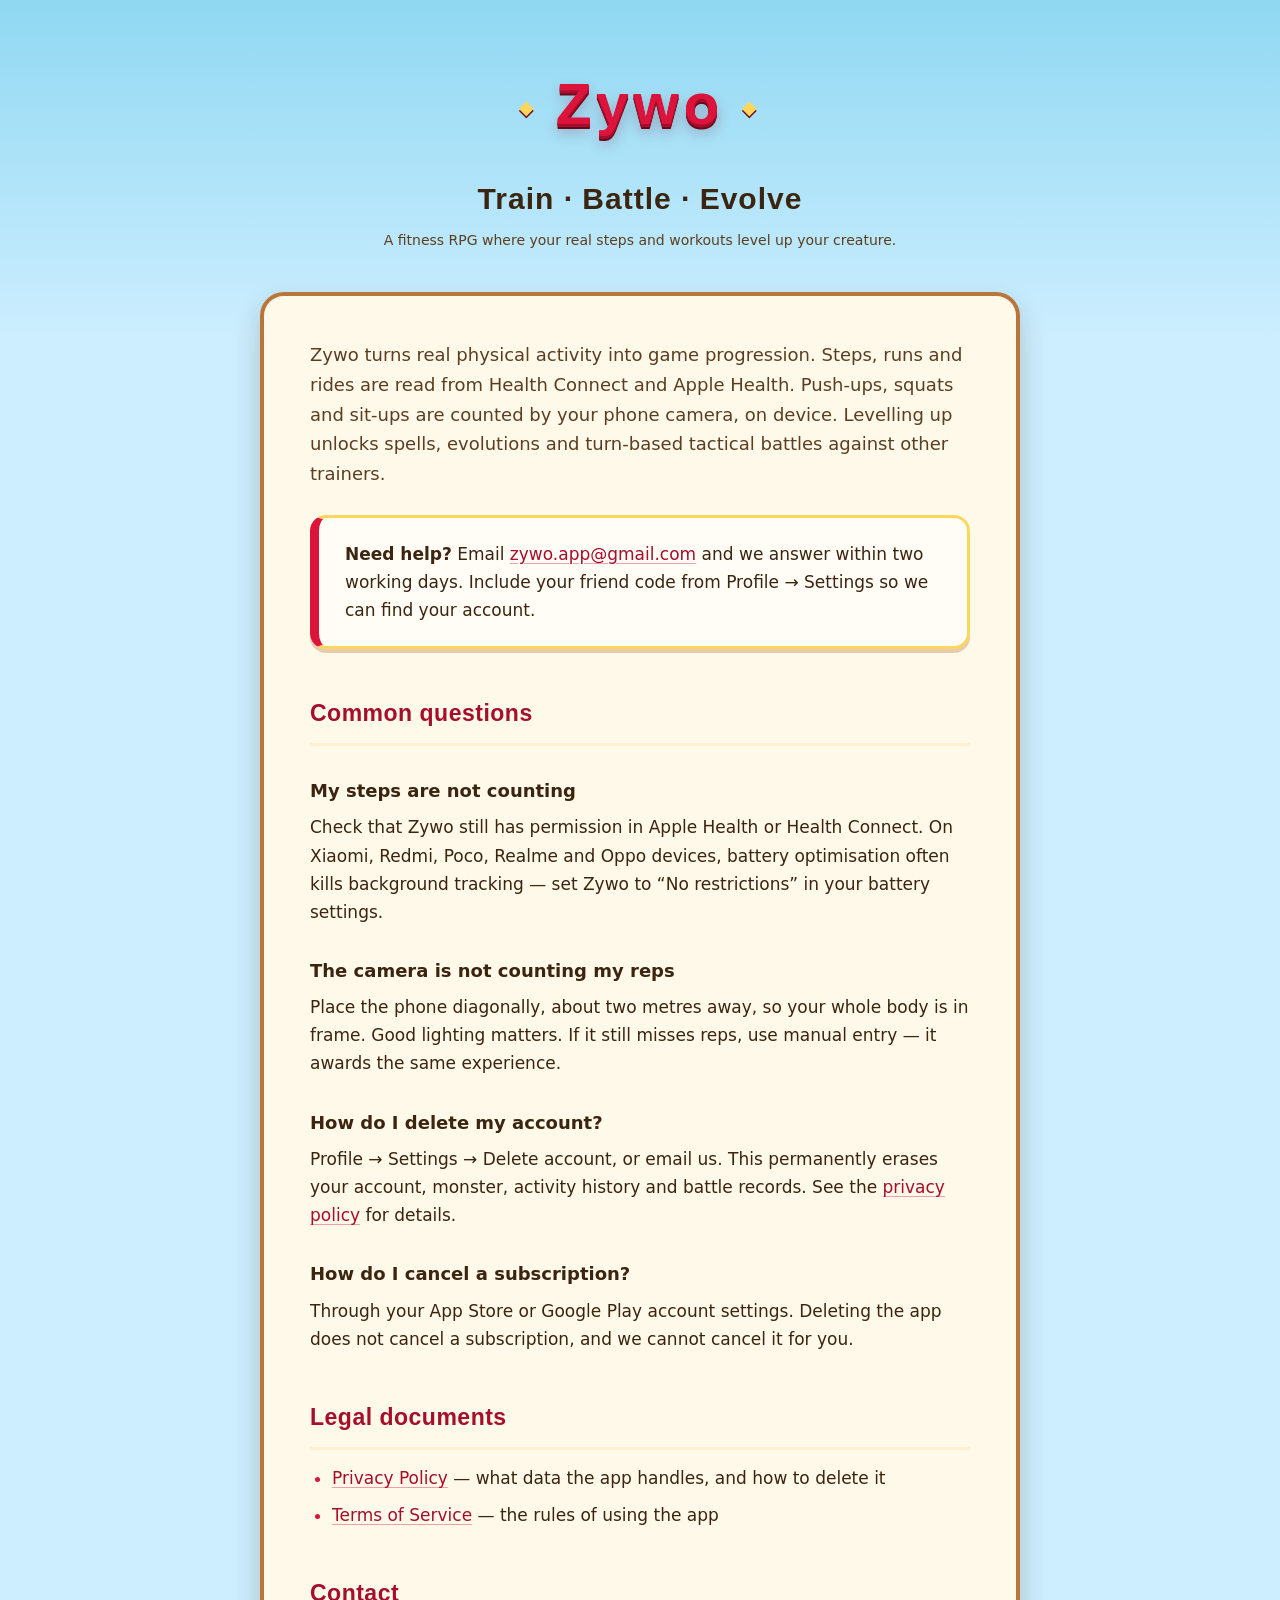
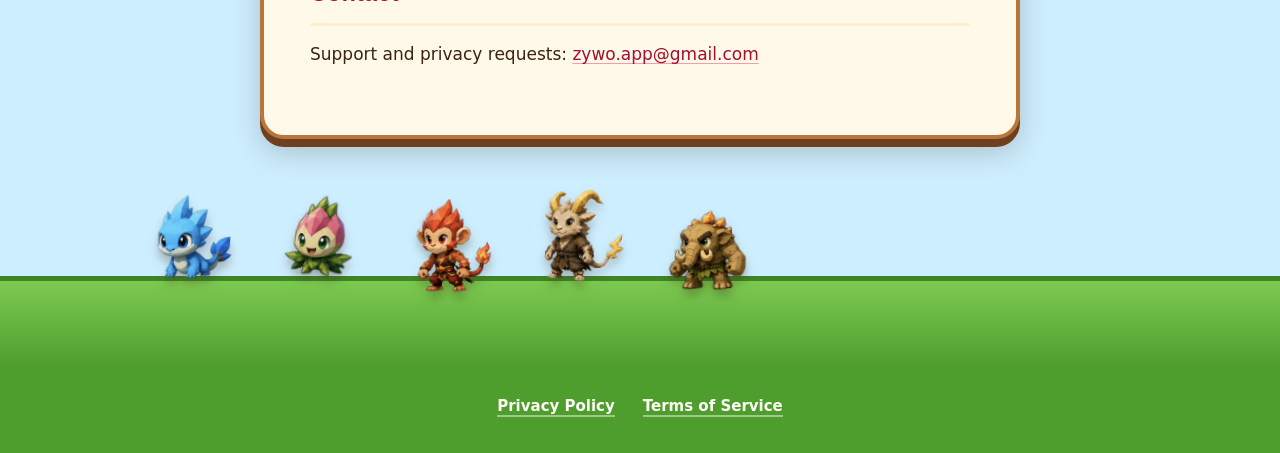
<file: index.html>
<!DOCTYPE html>
<html lang="en">
  <head>
    <meta charset="utf-8" />
    <meta name="viewport" content="width=device-width, initial-scale=1" />
    <title>Zywo — Support</title>
    <meta name="description" content="Support, privacy policy and terms for Zywo, the fitness RPG where real workouts level up your monster." />
    <link rel="stylesheet" href="style.css" />
  </head>
  <body>
    <header>
      <p class="brand">Zywo</p>
      <h1>Train · Battle · Evolve</h1>
      <p class="meta">A fitness RPG where your real steps and workouts level up your creature.</p>
    </header>

    <main>
      <p>
        Zywo turns real physical activity into game progression. Steps, runs and rides are
        read from Health Connect and Apple Health. Push-ups, squats and sit-ups are counted by
        your phone camera, on device. Levelling up unlocks spells, evolutions and turn-based
        tactical battles against other trainers.
      </p>

      <div class="callout">
        <p>
          <strong>Need help?</strong> Email
          <a href="mailto:zywo.app@gmail.com">zywo.app@gmail.com</a> and we answer within two
          working days. Include your friend code from Profile &rarr; Settings so we can find
          your account.
        </p>
      </div>

      <h2>Common questions</h2>

      <h3>My steps are not counting</h3>
      <p>
        Check that Zywo still has permission in Apple Health or Health Connect. On Xiaomi,
        Redmi, Poco, Realme and Oppo devices, battery optimisation often kills background
        tracking &mdash; set Zywo to &ldquo;No restrictions&rdquo; in your battery settings.
      </p>

      <h3>The camera is not counting my reps</h3>
      <p>
        Place the phone diagonally, about two metres away, so your whole body is in frame. Good
        lighting matters. If it still misses reps, use manual entry &mdash; it awards the same
        experience.
      </p>

      <h3>How do I delete my account?</h3>
      <p>
        Profile &rarr; Settings &rarr; Delete account, or email us. This permanently erases your
        account, monster, activity history and battle records. See the
        <a href="privacy.html#data-deletion">privacy policy</a> for details.
      </p>

      <h3>How do I cancel a subscription?</h3>
      <p>
        Through your App Store or Google Play account settings. Deleting the app does not cancel
        a subscription, and we cannot cancel it for you.
      </p>

      <h2>Legal documents</h2>
      <ul>
        <li><a href="privacy.html">Privacy Policy</a> — what data the app handles, and how to delete it</li>
        <li><a href="terms.html">Terms of Service</a> — the rules of using the app</li>
      </ul>

      <h2>Contact</h2>
      <p>
        Support and privacy requests:
        <a href="mailto:zywo.app@gmail.com">zywo.app@gmail.com</a>
      </p>
    </main>

    <div class="meadow" aria-hidden="true">
      <img src="assets/waterEvo1.png" alt="" />
      <img src="assets/natureEvo1.png" alt="" />
      <img src="assets/fireEvo1.png" alt="" />
      <img src="assets/sparkEvo1.png" alt="" />
      <img src="assets/earthEvo1.png" alt="" />
    </div>
    <div class="ground" aria-hidden="true"></div>

    <footer>
      <a href="privacy.html">Privacy Policy</a><a href="terms.html">Terms of Service</a>
    </footer>
  </body>
</html>
</file>
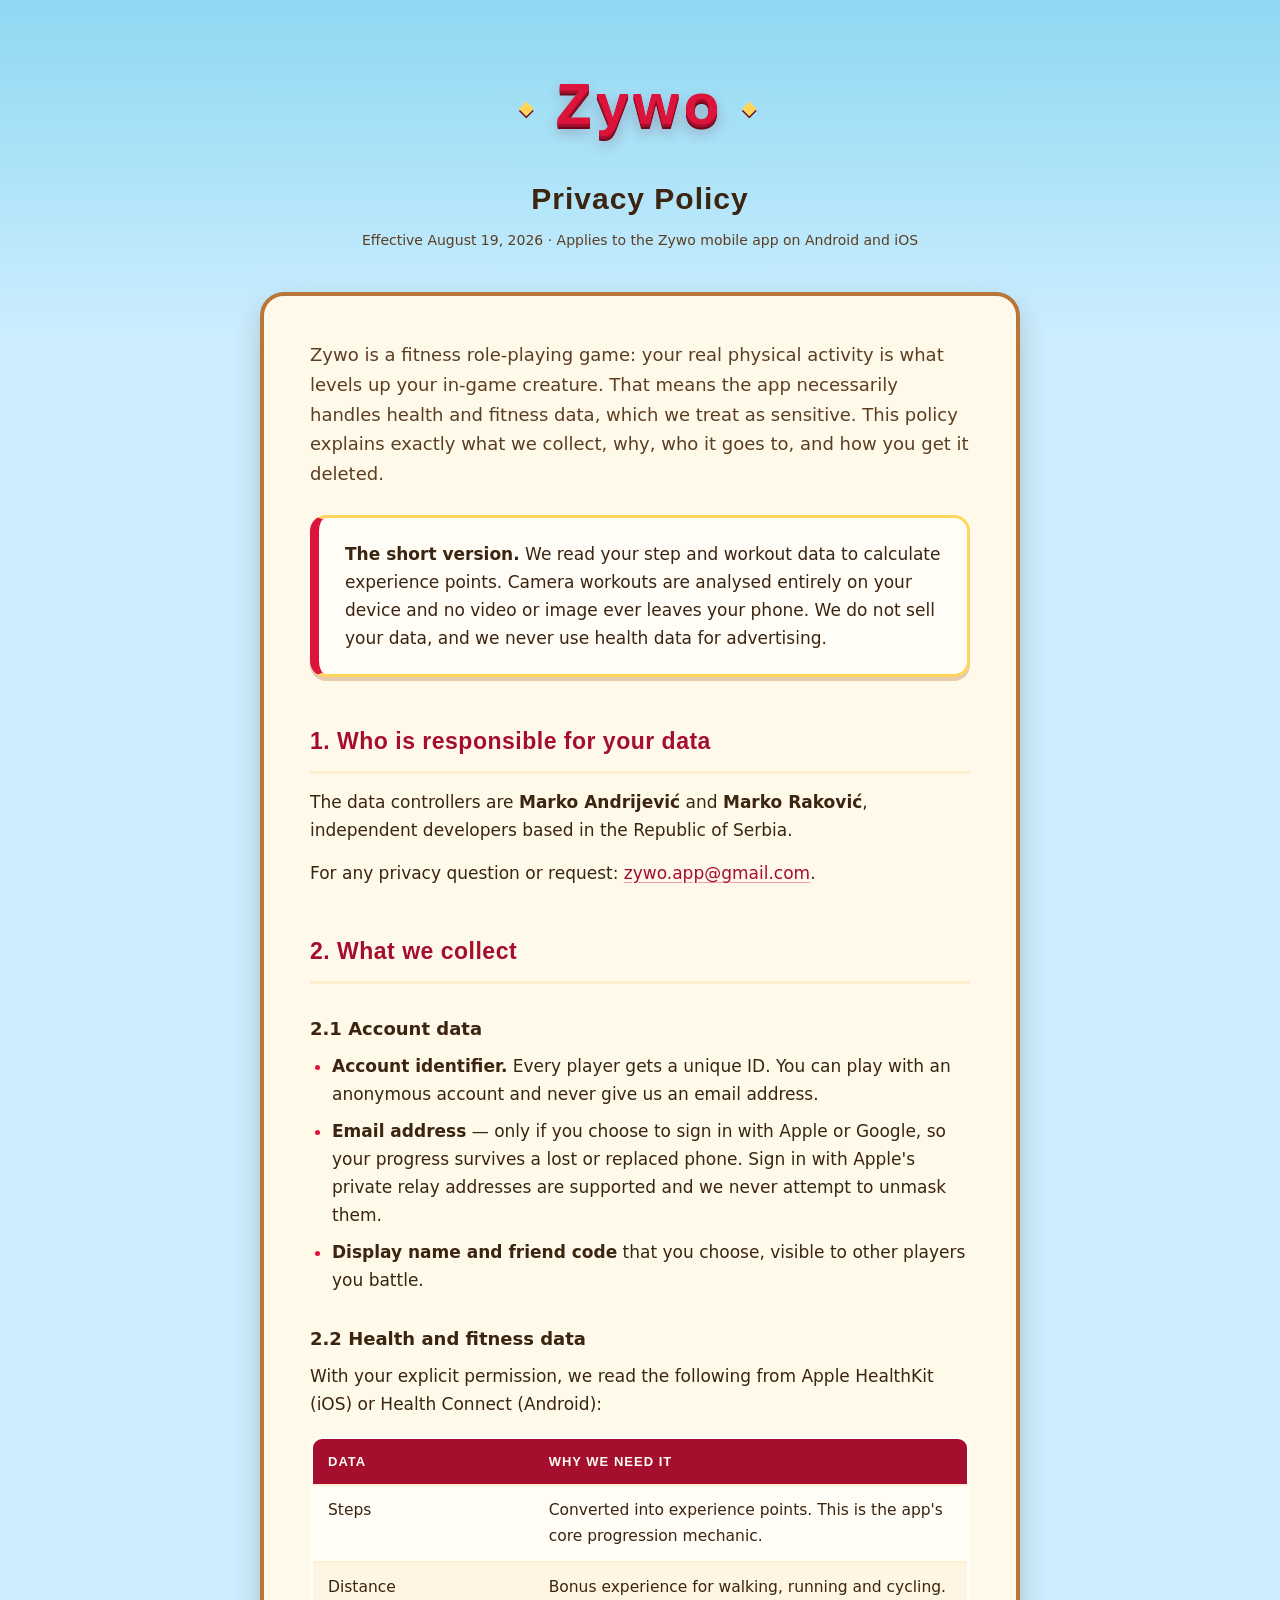
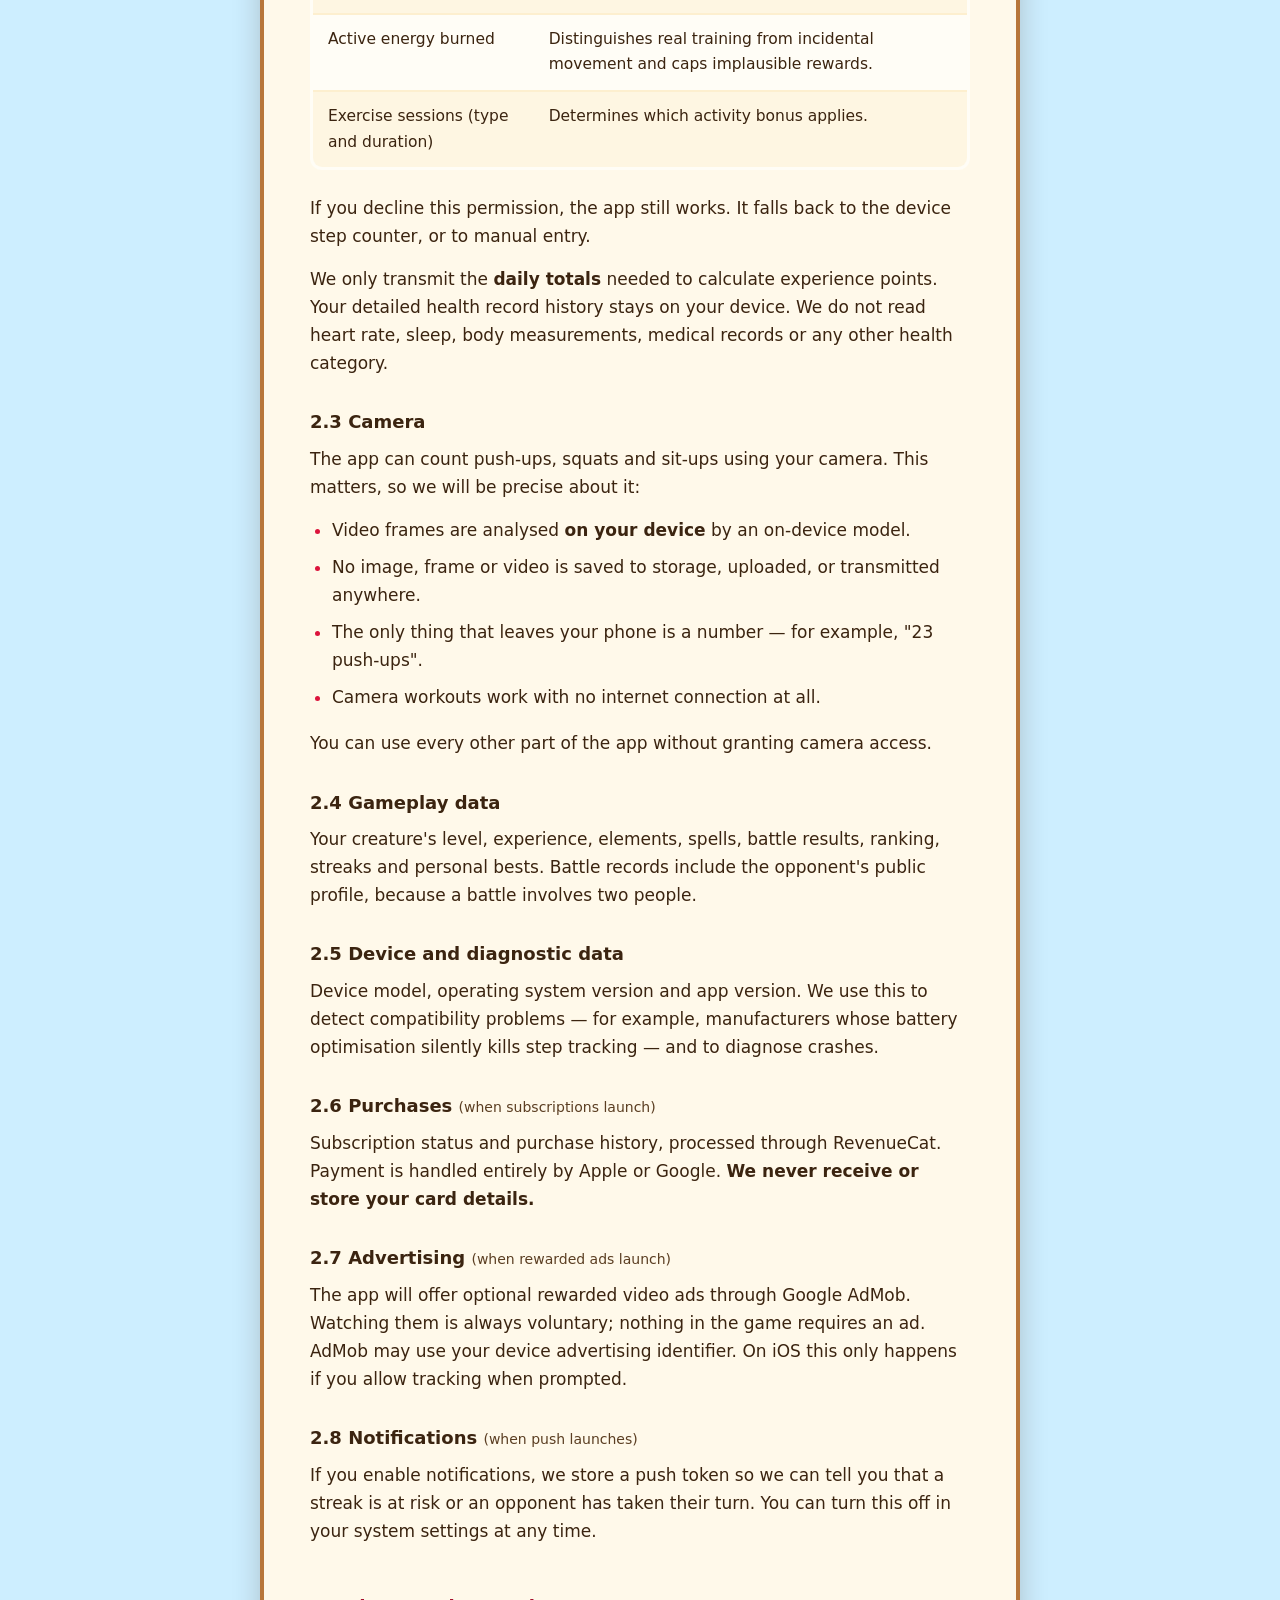
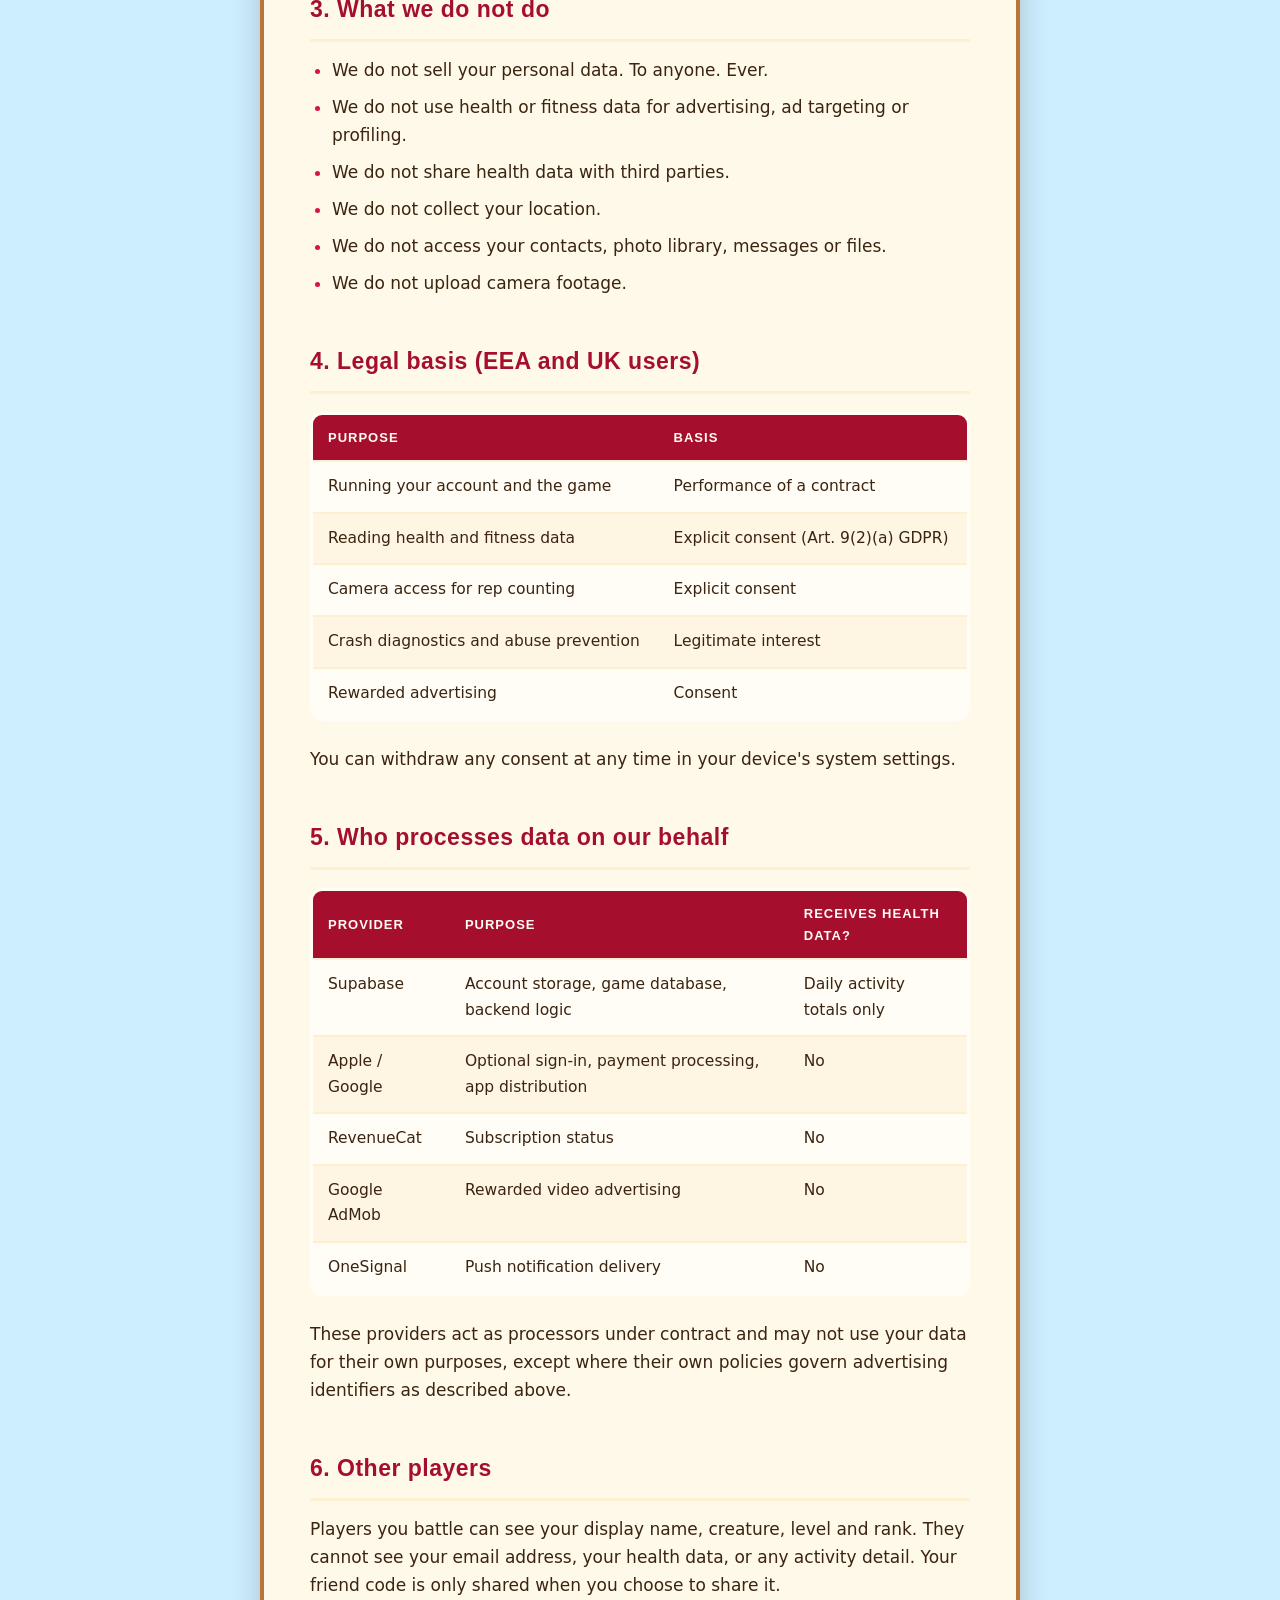
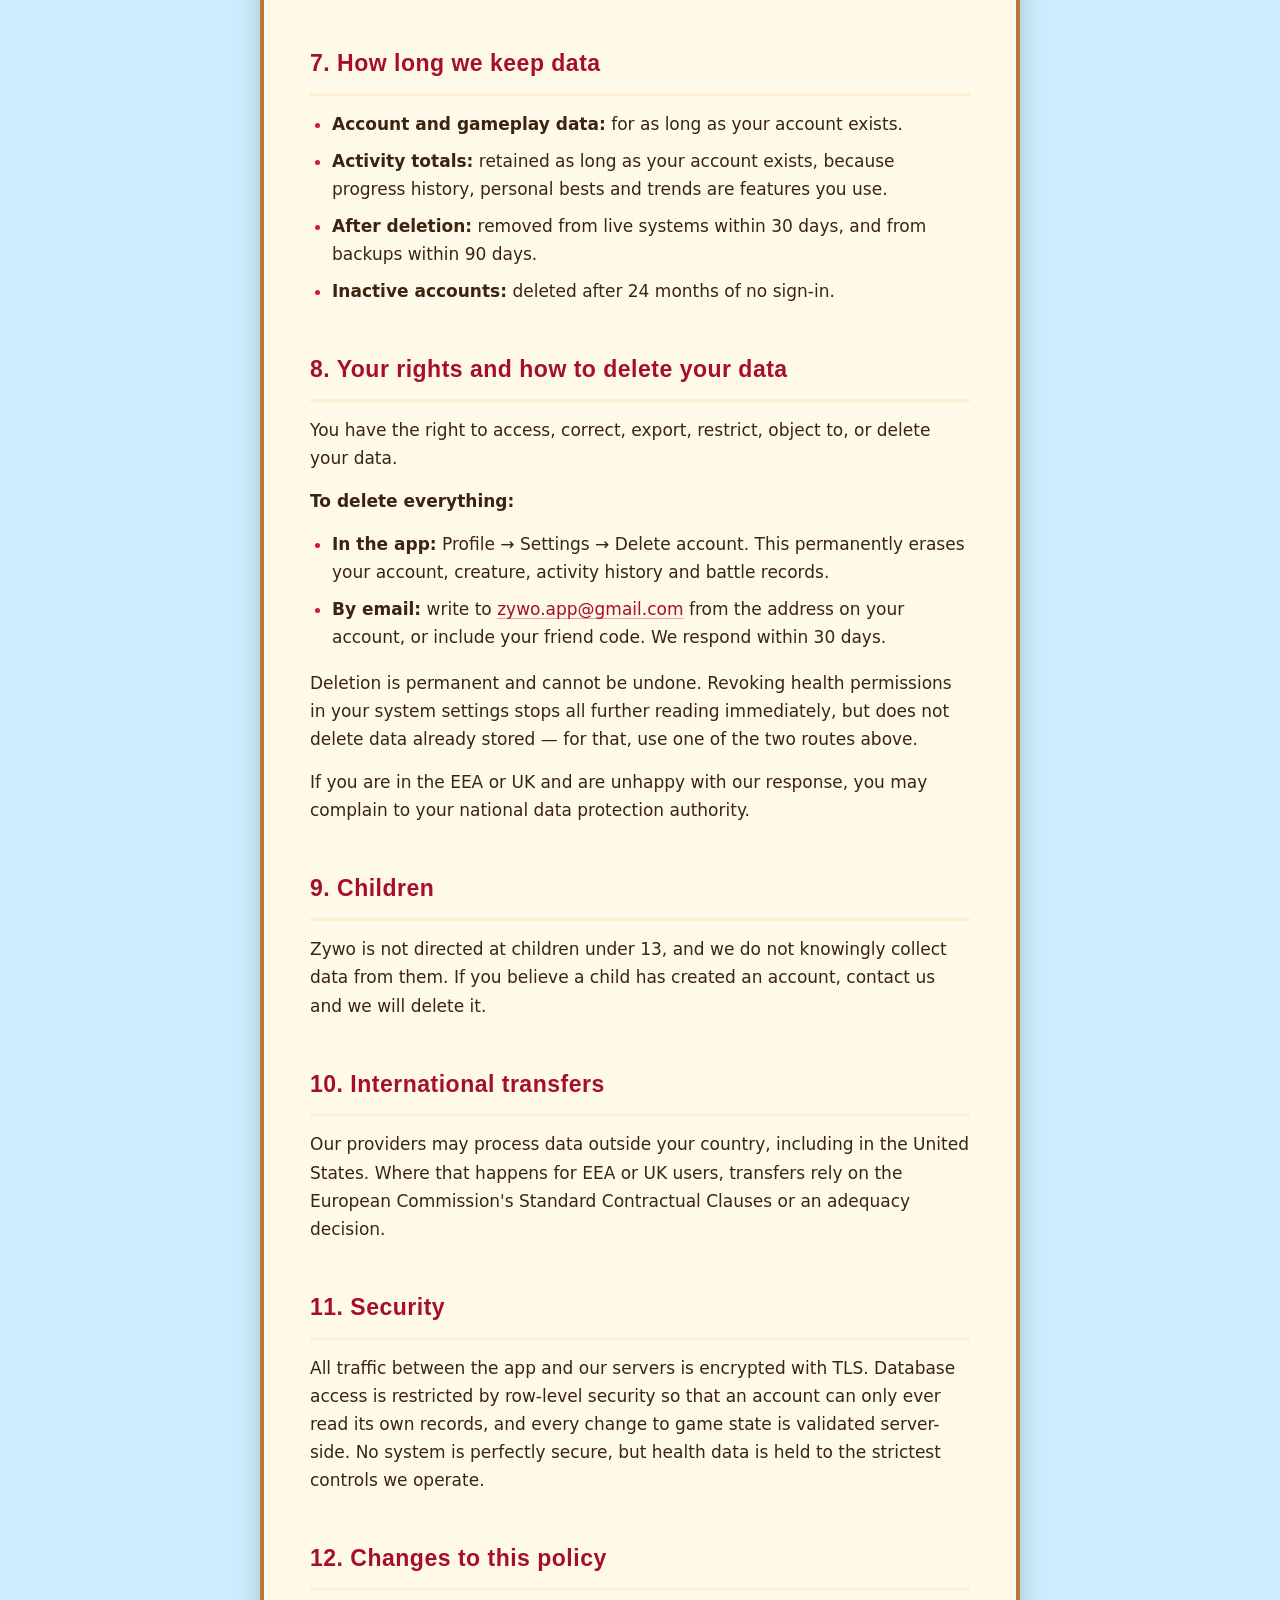
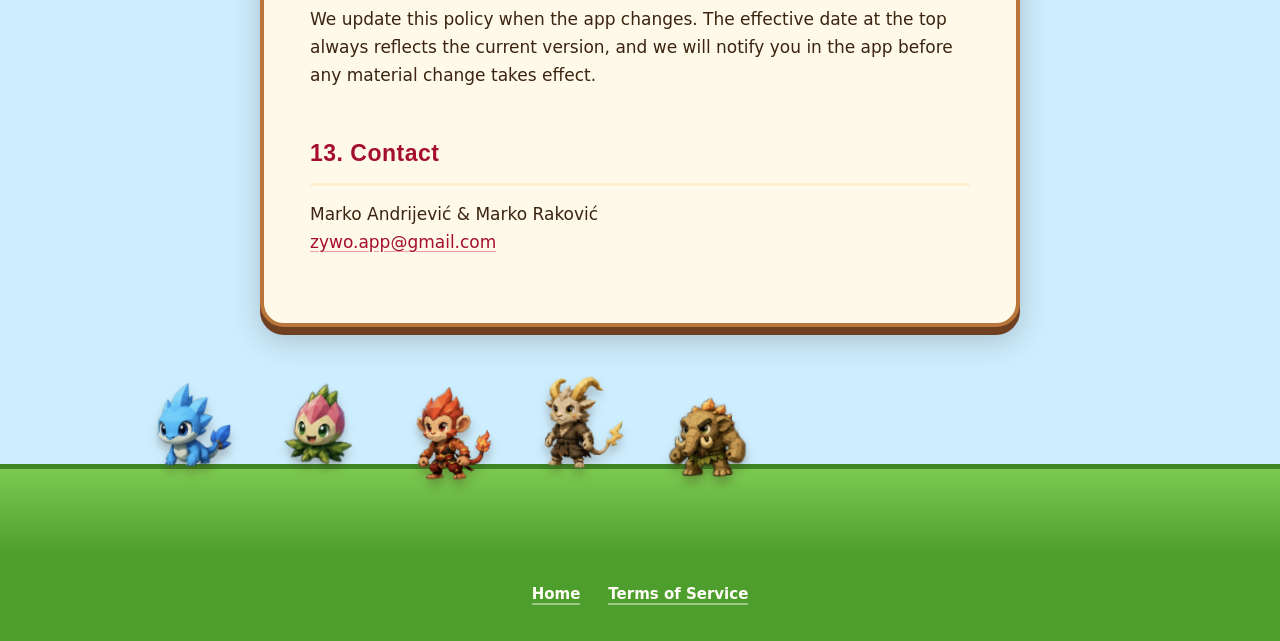
<file: privacy.html>
<!DOCTYPE html>
<html lang="en">
  <head>
    <meta charset="utf-8" />
    <meta name="viewport" content="width=device-width, initial-scale=1" />
    <title>Privacy Policy — Zywo</title>
    <link rel="stylesheet" href="style.css" />
  </head>
  <body>
    <header>
      <p class="brand">Zywo</p>
      <h1>Privacy Policy</h1>
      <p class="meta">Effective August 19, 2026 · Applies to the Zywo mobile app on Android and iOS</p>
    </header>

    <main>
      <p>
        Zywo is a fitness role-playing game: your real physical activity is what levels up
        your in-game creature. That means the app necessarily handles health and fitness data,
        which we treat as sensitive. This policy explains exactly what we collect, why, who it
        goes to, and how you get it deleted.
      </p>

      <div class="callout">
        <p>
          <strong>The short version.</strong> We read your step and workout data to calculate
          experience points. Camera workouts are analysed entirely on your device and no video
          or image ever leaves your phone. We do not sell your data, and we never use health
          data for advertising.
        </p>
      </div>

      <h2>1. Who is responsible for your data</h2>
      <p>
        The data controllers are <strong>Marko Andrijević</strong> and <strong>Marko Raković</strong>, independent developers
        based in the Republic of Serbia.
      </p>
      <p>For any privacy question or request: <a href="mailto:zywo.app@gmail.com">zywo.app@gmail.com</a>.</p>

      <h2>2. What we collect</h2>

      <h3>2.1 Account data</h3>
      <ul>
        <li><strong>Account identifier.</strong> Every player gets a unique ID. You can play with an anonymous account and never give us an email address.</li>
        <li><strong>Email address</strong> — only if you choose to sign in with Apple or Google, so your progress survives a lost or replaced phone. Sign in with Apple's private relay addresses are supported and we never attempt to unmask them.</li>
        <li><strong>Display name and friend code</strong> that you choose, visible to other players you battle.</li>
      </ul>

      <h3>2.2 Health and fitness data</h3>
      <p>
        With your explicit permission, we read the following from Apple HealthKit (iOS) or
        Health Connect (Android):
      </p>
      <table>
        <thead>
          <tr><th>Data</th><th>Why we need it</th></tr>
        </thead>
        <tbody>
          <tr><td>Steps</td><td>Converted into experience points. This is the app's core progression mechanic.</td></tr>
          <tr><td>Distance</td><td>Bonus experience for walking, running and cycling.</td></tr>
          <tr><td>Active energy burned</td><td>Distinguishes real training from incidental movement and caps implausible rewards.</td></tr>
          <tr><td>Exercise sessions (type and duration)</td><td>Determines which activity bonus applies.</td></tr>
        </tbody>
      </table>
      <p>
        If you decline this permission, the app still works. It falls back to the device step
        counter, or to manual entry.
      </p>
      <p>
        We only transmit the <strong>daily totals</strong> needed to calculate experience points.
        Your detailed health record history stays on your device. We do not read heart rate,
        sleep, body measurements, medical records or any other health category.
      </p>

      <h3>2.3 Camera</h3>
      <p>
        The app can count push-ups, squats and sit-ups using your camera. This matters, so we
        will be precise about it:
      </p>
      <ul>
        <li>Video frames are analysed <strong>on your device</strong> by an on-device model.</li>
        <li>No image, frame or video is saved to storage, uploaded, or transmitted anywhere.</li>
        <li>The only thing that leaves your phone is a number — for example, "23 push-ups".</li>
        <li>Camera workouts work with no internet connection at all.</li>
      </ul>
      <p>You can use every other part of the app without granting camera access.</p>

      <h3>2.4 Gameplay data</h3>
      <p>
        Your creature's level, experience, elements, spells, battle results, ranking, streaks and
        personal bests. Battle records include the opponent's public profile, because a battle
        involves two people.
      </p>

      <h3>2.5 Device and diagnostic data</h3>
      <p>
        Device model, operating system version and app version. We use this to detect
        compatibility problems — for example, manufacturers whose battery optimisation silently
        kills step tracking — and to diagnose crashes.
      </p>

      <h3>2.6 Purchases <span class="meta">(when subscriptions launch)</span></h3>
      <p>
        Subscription status and purchase history, processed through RevenueCat. Payment is
        handled entirely by Apple or Google. <strong>We never receive or store your card
        details.</strong>
      </p>

      <h3>2.7 Advertising <span class="meta">(when rewarded ads launch)</span></h3>
      <p>
        The app will offer optional rewarded video ads through Google AdMob. Watching them is
        always voluntary; nothing in the game requires an ad. AdMob may use your device
        advertising identifier. On iOS this only happens if you allow tracking when prompted.
      </p>

      <h3>2.8 Notifications <span class="meta">(when push launches)</span></h3>
      <p>
        If you enable notifications, we store a push token so we can tell you that a streak is at
        risk or an opponent has taken their turn. You can turn this off in your system settings
        at any time.
      </p>

      <h2>3. What we do not do</h2>
      <ul>
        <li>We do not sell your personal data. To anyone. Ever.</li>
        <li>We do not use health or fitness data for advertising, ad targeting or profiling.</li>
        <li>We do not share health data with third parties.</li>
        <li>We do not collect your location.</li>
        <li>We do not access your contacts, photo library, messages or files.</li>
        <li>We do not upload camera footage.</li>
      </ul>

      <h2>4. Legal basis (EEA and UK users)</h2>
      <table>
        <thead>
          <tr><th>Purpose</th><th>Basis</th></tr>
        </thead>
        <tbody>
          <tr><td>Running your account and the game</td><td>Performance of a contract</td></tr>
          <tr><td>Reading health and fitness data</td><td>Explicit consent (Art. 9(2)(a) GDPR)</td></tr>
          <tr><td>Camera access for rep counting</td><td>Explicit consent</td></tr>
          <tr><td>Crash diagnostics and abuse prevention</td><td>Legitimate interest</td></tr>
          <tr><td>Rewarded advertising</td><td>Consent</td></tr>
        </tbody>
      </table>
      <p>You can withdraw any consent at any time in your device's system settings.</p>

      <h2>5. Who processes data on our behalf</h2>
      <table>
        <thead>
          <tr><th>Provider</th><th>Purpose</th><th>Receives health data?</th></tr>
        </thead>
        <tbody>
          <tr><td>Supabase</td><td>Account storage, game database, backend logic</td><td>Daily activity totals only</td></tr>
          <tr><td>Apple / Google</td><td>Optional sign-in, payment processing, app distribution</td><td>No</td></tr>
          <tr><td>RevenueCat</td><td>Subscription status</td><td>No</td></tr>
          <tr><td>Google AdMob</td><td>Rewarded video advertising</td><td>No</td></tr>
          <tr><td>OneSignal</td><td>Push notification delivery</td><td>No</td></tr>
        </tbody>
      </table>
      <p>
        These providers act as processors under contract and may not use your data for their own
        purposes, except where their own policies govern advertising identifiers as described
        above.
      </p>

      <h2>6. Other players</h2>
      <p>
        Players you battle can see your display name, creature, level and rank. They cannot see
        your email address, your health data, or any activity detail. Your friend code is only
        shared when you choose to share it.
      </p>

      <h2>7. How long we keep data</h2>
      <ul>
        <li><strong>Account and gameplay data:</strong> for as long as your account exists.</li>
        <li><strong>Activity totals:</strong> retained as long as your account exists, because progress history, personal bests and trends are features you use.</li>
        <li><strong>After deletion:</strong> removed from live systems within 30 days, and from backups within 90 days.</li>
        <li><strong>Inactive accounts:</strong> deleted after 24 months of no sign-in.</li>
      </ul>

      <h2 id="data-deletion">8. Your rights and how to delete your data</h2>
      <p>You have the right to access, correct, export, restrict, object to, or delete your data.</p>
      <p><strong>To delete everything:</strong></p>
      <ul>
        <li><strong>In the app:</strong> Profile → Settings → Delete account. This permanently erases your account, creature, activity history and battle records.</li>
        <li><strong>By email:</strong> write to <a href="mailto:zywo.app@gmail.com">zywo.app@gmail.com</a> from the address on your account, or include your friend code. We respond within 30 days.</li>
      </ul>
      <p>
        Deletion is permanent and cannot be undone. Revoking health permissions in your system
        settings stops all further reading immediately, but does not delete data already stored —
        for that, use one of the two routes above.
      </p>
      <p>
        If you are in the EEA or UK and are unhappy with our response, you may complain to your
        national data protection authority.
      </p>

      <h2>9. Children</h2>
      <p>
        Zywo is not directed at children under 13, and we do not knowingly collect data from
        them. If you believe a child has created an account, contact us and we will delete it.
      </p>

      <h2>10. International transfers</h2>
      <p>
        Our providers may process data outside your country, including in the United States.
        Where that happens for EEA or UK users, transfers rely on the European Commission's
        Standard Contractual Clauses or an adequacy decision.
      </p>

      <h2>11. Security</h2>
      <p>
        All traffic between the app and our servers is encrypted with TLS. Database access is
        restricted by row-level security so that an account can only ever read its own records,
        and every change to game state is validated server-side. No system is perfectly secure,
        but health data is held to the strictest controls we operate.
      </p>

      <h2>12. Changes to this policy</h2>
      <p>
        We update this policy when the app changes. The effective date at the top always reflects
        the current version, and we will notify you in the app before any material change takes
        effect.
      </p>

      <h2>13. Contact</h2>
      <p>
        Marko Andrijević & Marko Raković<br />
        <a href="mailto:zywo.app@gmail.com">zywo.app@gmail.com</a>
      </p>
    </main>

    <div class="meadow" aria-hidden="true">
      <img src="assets/waterEvo1.png" alt="" />
      <img src="assets/natureEvo1.png" alt="" />
      <img src="assets/fireEvo1.png" alt="" />
      <img src="assets/sparkEvo1.png" alt="" />
      <img src="assets/earthEvo1.png" alt="" />
    </div>
    <div class="ground" aria-hidden="true"></div>

    <footer>
      <a href="index.html">Home</a><a href="terms.html">Terms of Service</a>
    </footer>
  </body>
</html>
</file>
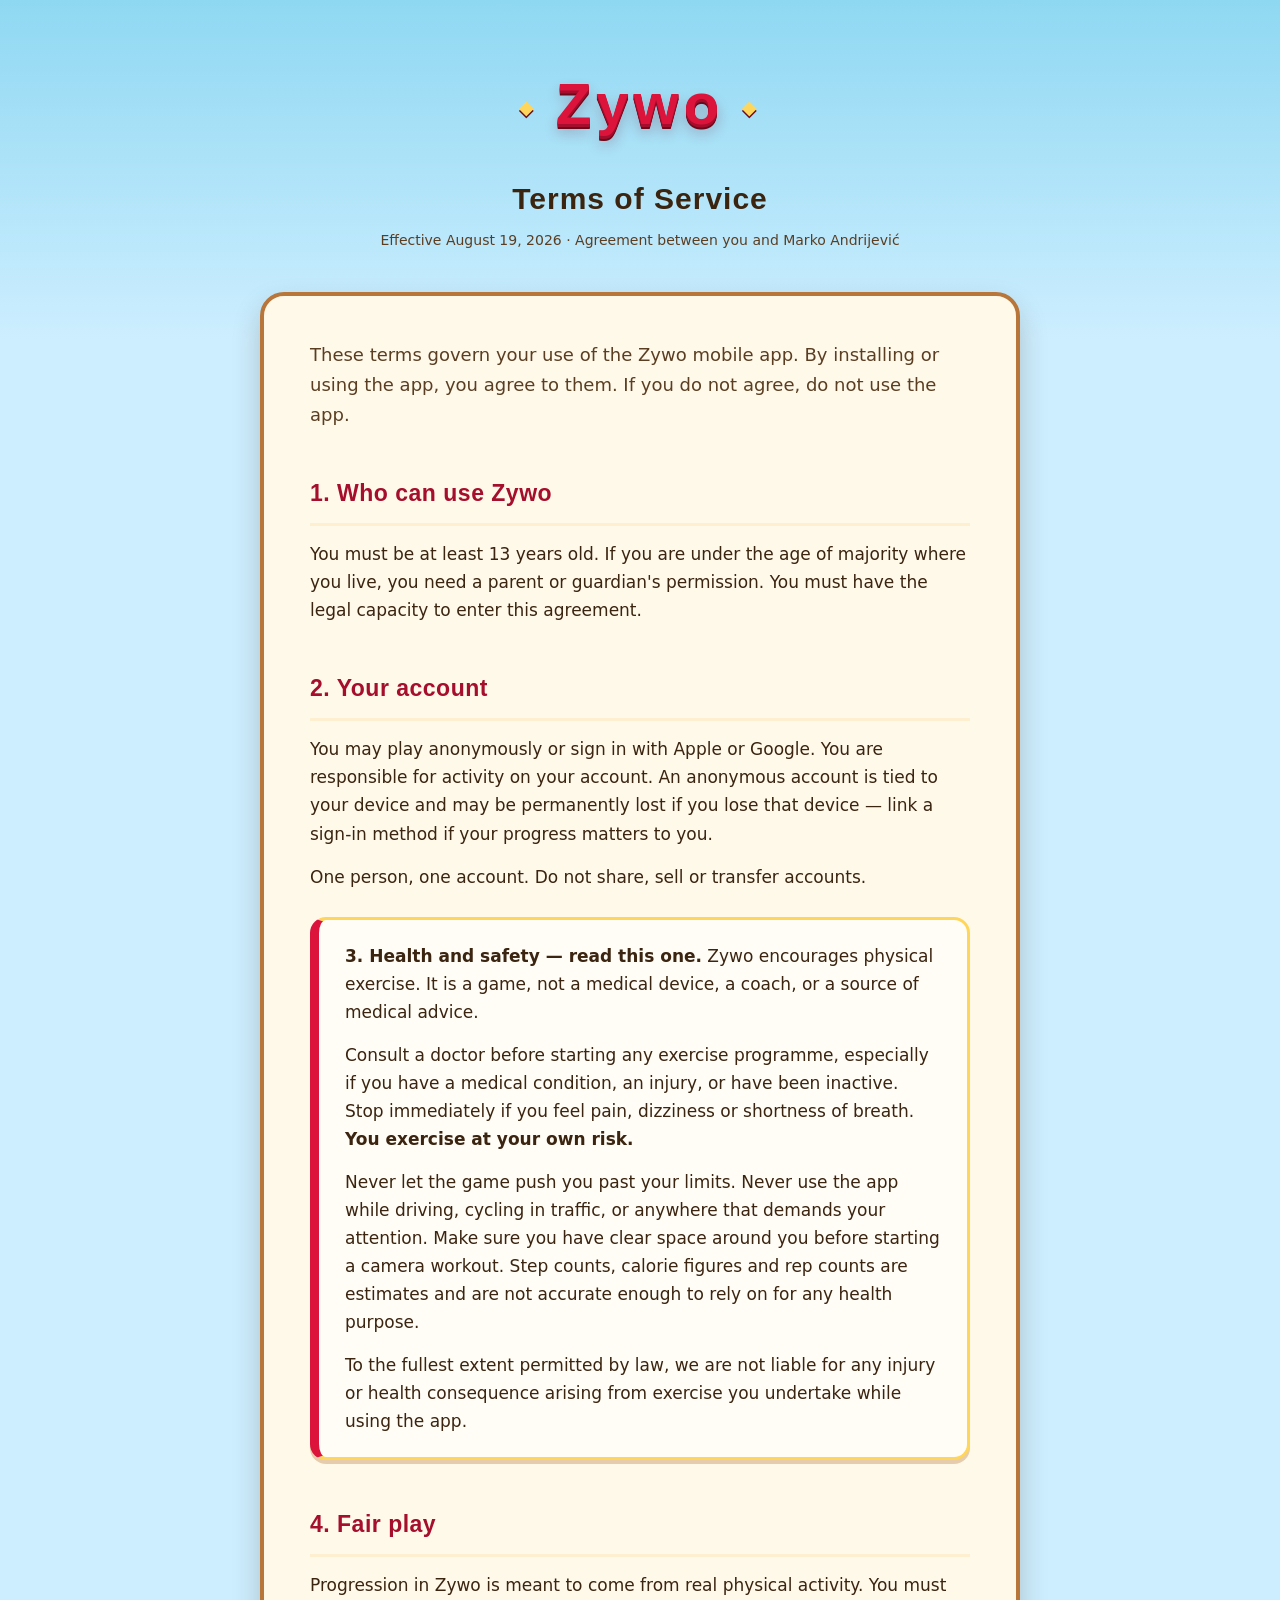
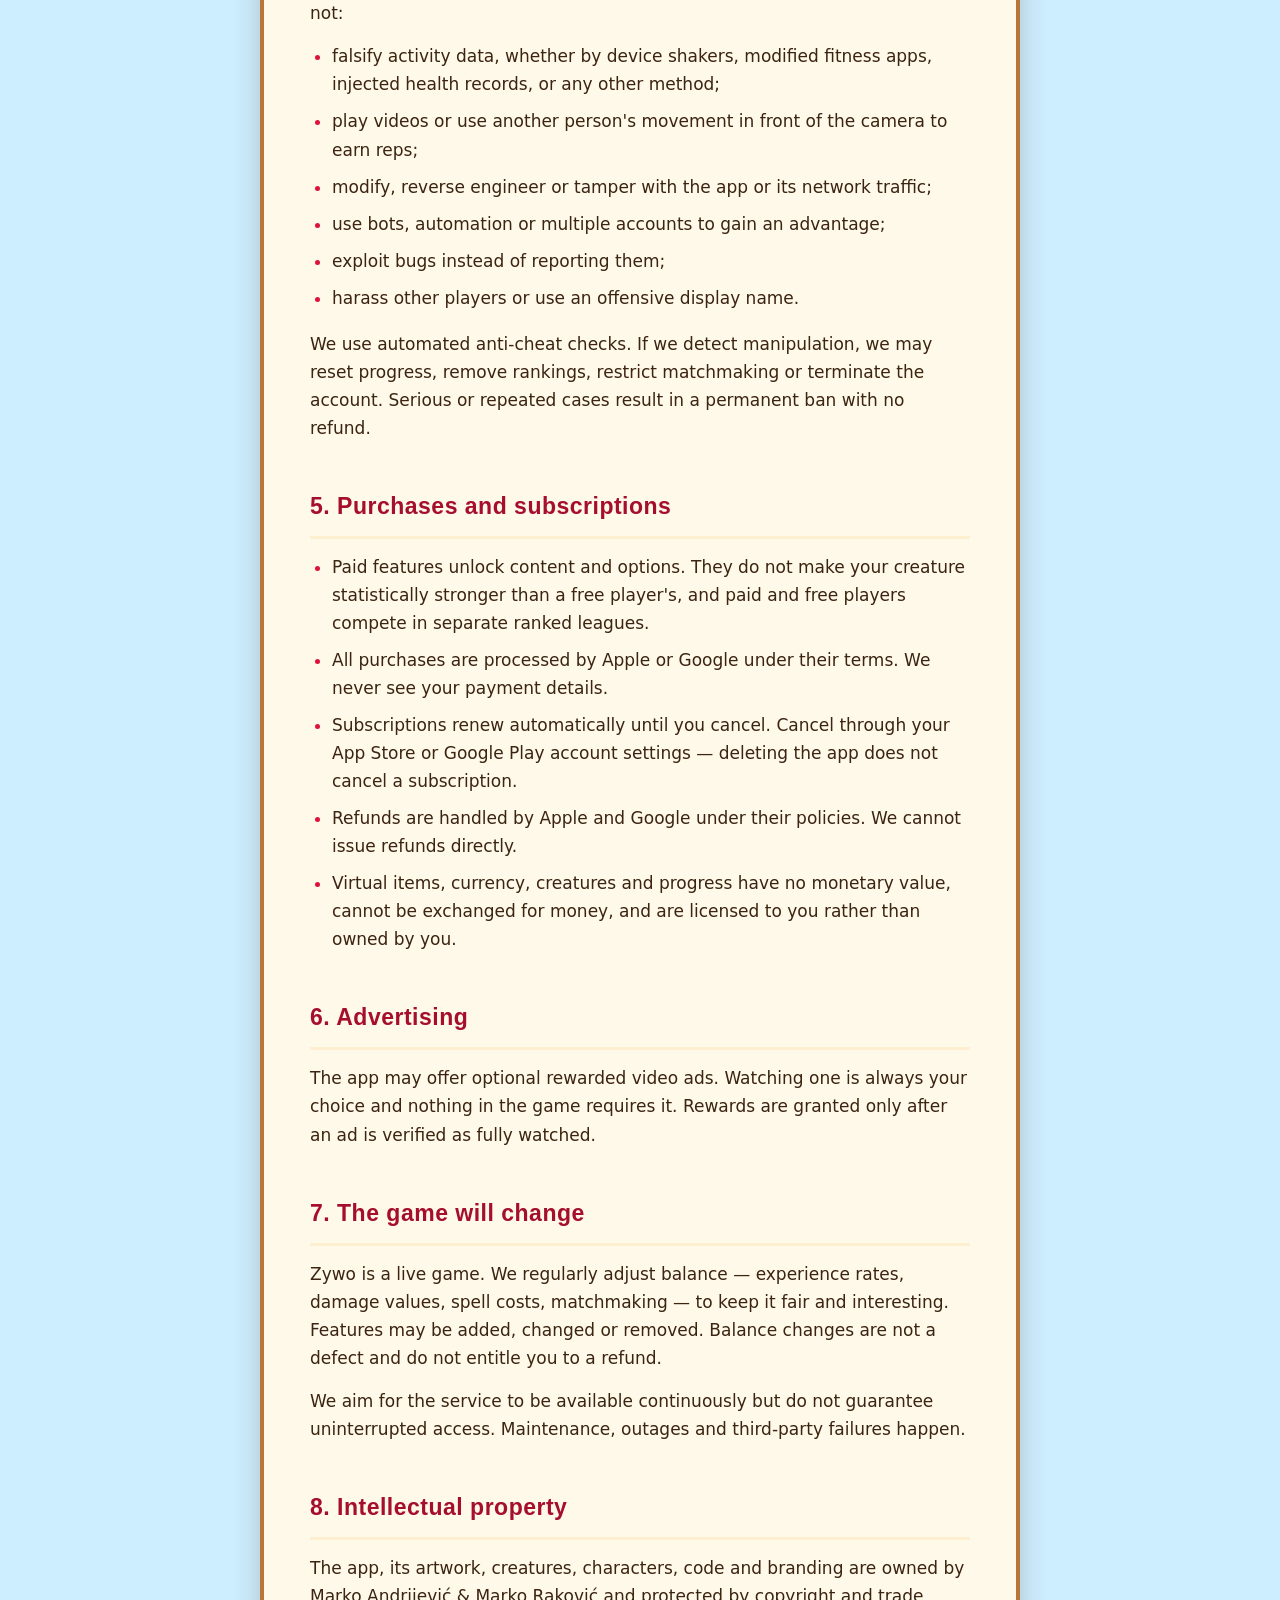
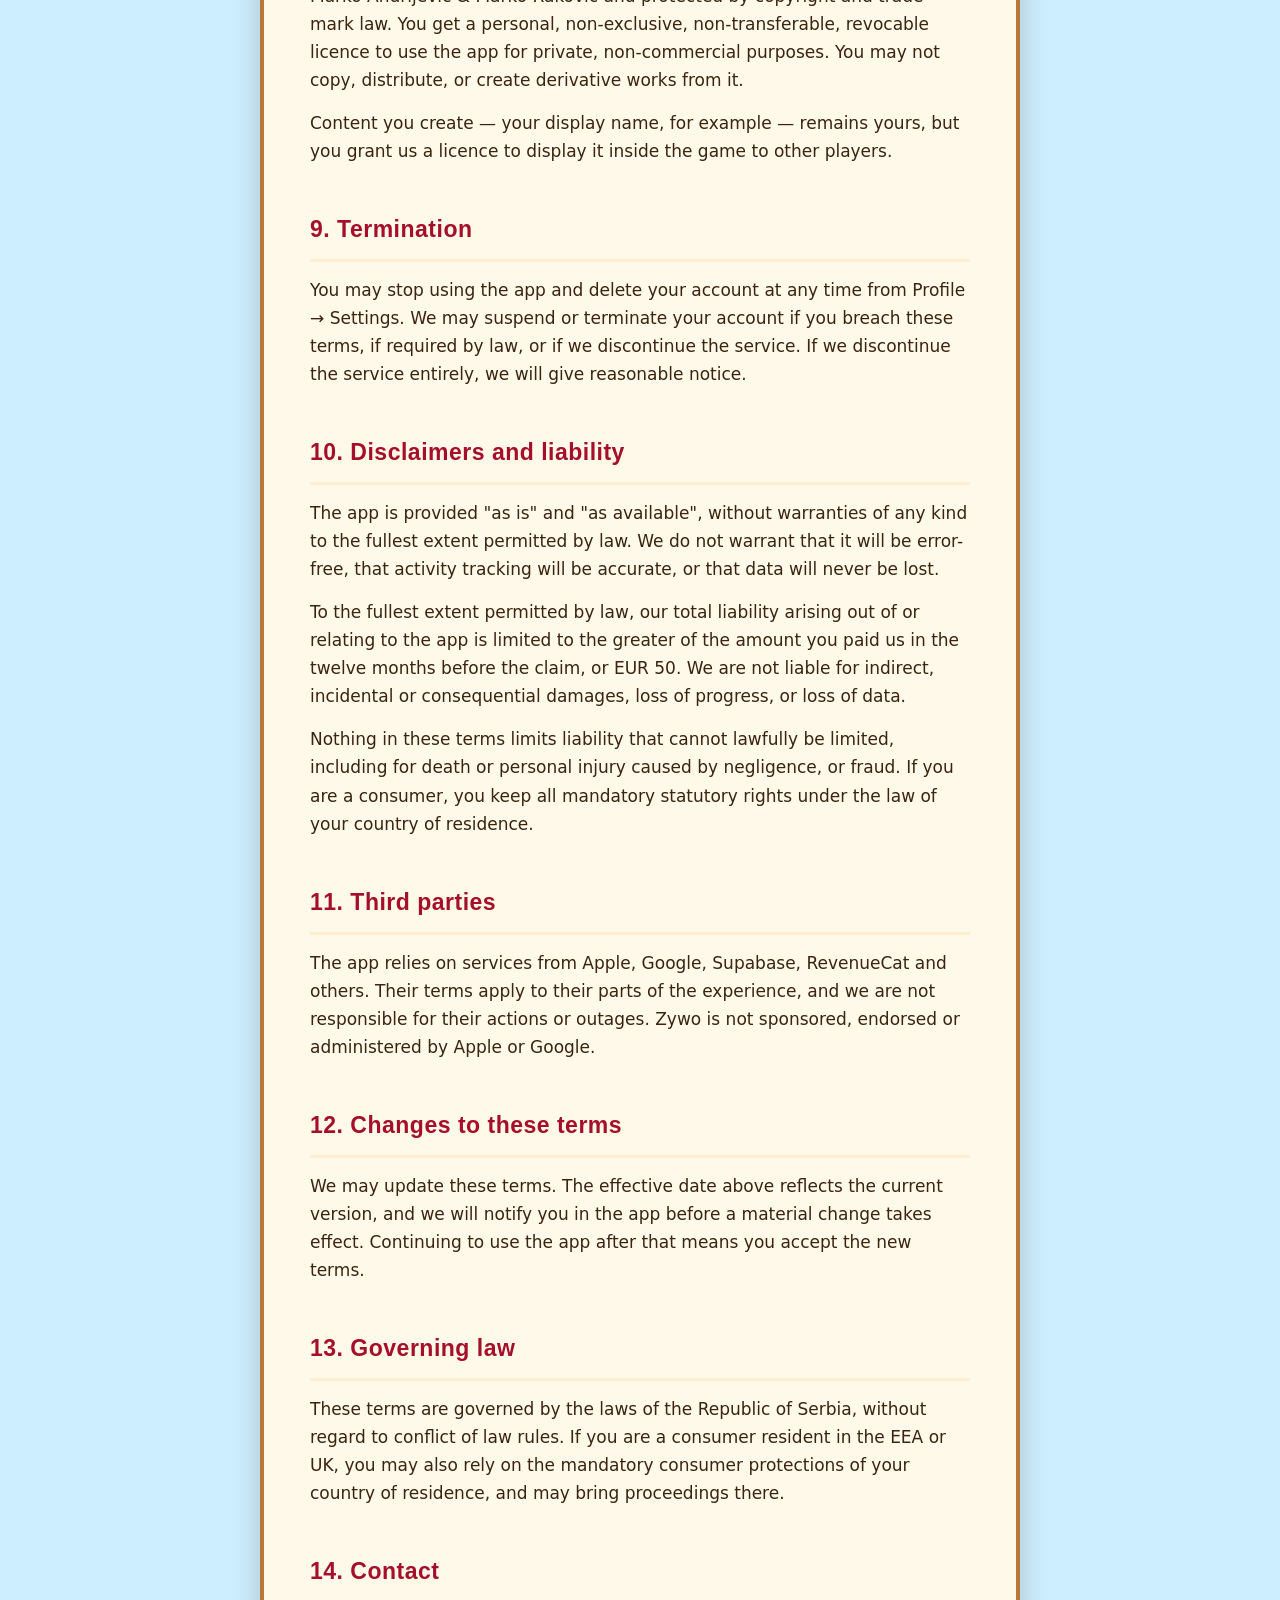
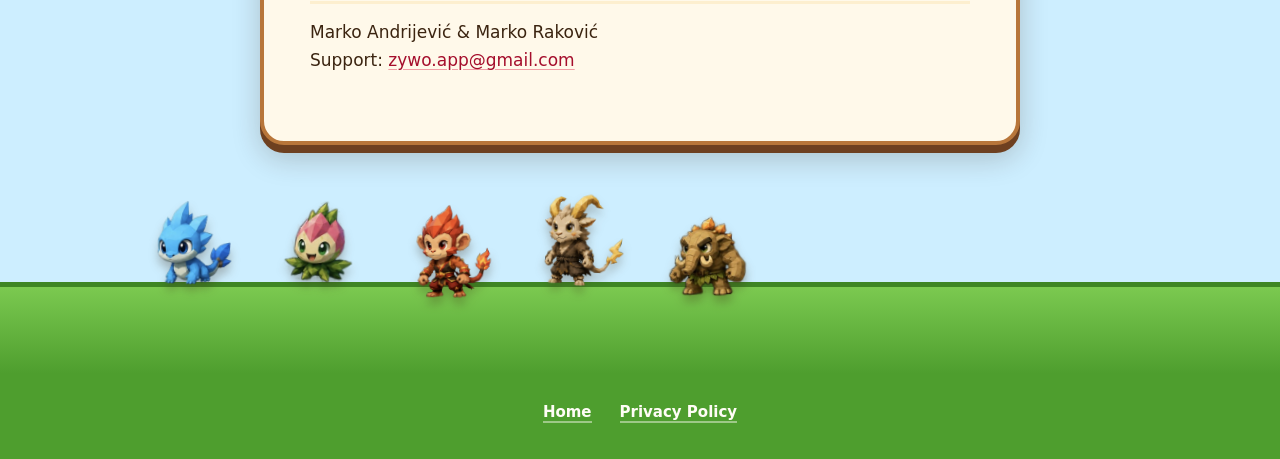
<file: terms.html>
<!DOCTYPE html>
<html lang="en">
  <head>
    <meta charset="utf-8" />
    <meta name="viewport" content="width=device-width, initial-scale=1" />
    <title>Terms of Service — Zywo</title>
    <link rel="stylesheet" href="style.css" />
  </head>
  <body>
    <header>
      <p class="brand">Zywo</p>
      <h1>Terms of Service</h1>
      <p class="meta">Effective August 19, 2026 · Agreement between you and Marko Andrijević</p>
    </header>

    <main>
      <p>
        These terms govern your use of the Zywo mobile app. By installing or using the app,
        you agree to them. If you do not agree, do not use the app.
      </p>

      <h2>1. Who can use Zywo</h2>
      <p>
        You must be at least 13 years old. If you are under the age of majority where you live,
        you need a parent or guardian's permission. You must have the legal capacity to enter
        this agreement.
      </p>

      <h2>2. Your account</h2>
      <p>
        You may play anonymously or sign in with Apple or Google. You are responsible for
        activity on your account. An anonymous account is tied to your device and may be
        permanently lost if you lose that device — link a sign-in method if your progress
        matters to you.
      </p>
      <p>One person, one account. Do not share, sell or transfer accounts.</p>

      <div class="callout">
        <p>
          <strong>3. Health and safety — read this one.</strong> Zywo encourages physical
          exercise. It is a game, not a medical device, a coach, or a source of medical advice.
        </p>
        <p>
          Consult a doctor before starting any exercise programme, especially if you have a
          medical condition, an injury, or have been inactive. Stop immediately if you feel pain,
          dizziness or shortness of breath. <strong>You exercise at your own risk.</strong>
        </p>
        <p>
          Never let the game push you past your limits. Never use the app while driving, cycling
          in traffic, or anywhere that demands your attention. Make sure you have clear space
          around you before starting a camera workout. Step counts, calorie figures and rep
          counts are estimates and are not accurate enough to rely on for any health purpose.
        </p>
        <p>
          To the fullest extent permitted by law, we are not liable for any injury or health
          consequence arising from exercise you undertake while using the app.
        </p>
      </div>

      <h2>4. Fair play</h2>
      <p>Progression in Zywo is meant to come from real physical activity. You must not:</p>
      <ul>
        <li>falsify activity data, whether by device shakers, modified fitness apps, injected health records, or any other method;</li>
        <li>play videos or use another person's movement in front of the camera to earn reps;</li>
        <li>modify, reverse engineer or tamper with the app or its network traffic;</li>
        <li>use bots, automation or multiple accounts to gain an advantage;</li>
        <li>exploit bugs instead of reporting them;</li>
        <li>harass other players or use an offensive display name.</li>
      </ul>
      <p>
        We use automated anti-cheat checks. If we detect manipulation, we may reset progress,
        remove rankings, restrict matchmaking or terminate the account. Serious or repeated cases
        result in a permanent ban with no refund.
      </p>

      <h2>5. Purchases and subscriptions</h2>
      <ul>
        <li>Paid features unlock content and options. They do not make your creature statistically stronger than a free player's, and paid and free players compete in separate ranked leagues.</li>
        <li>All purchases are processed by Apple or Google under their terms. We never see your payment details.</li>
        <li>Subscriptions renew automatically until you cancel. Cancel through your App Store or Google Play account settings — deleting the app does not cancel a subscription.</li>
        <li>Refunds are handled by Apple and Google under their policies. We cannot issue refunds directly.</li>
        <li>Virtual items, currency, creatures and progress have no monetary value, cannot be exchanged for money, and are licensed to you rather than owned by you.</li>
      </ul>

      <h2>6. Advertising</h2>
      <p>
        The app may offer optional rewarded video ads. Watching one is always your choice and
        nothing in the game requires it. Rewards are granted only after an ad is verified as
        fully watched.
      </p>

      <h2>7. The game will change</h2>
      <p>
        Zywo is a live game. We regularly adjust balance — experience rates, damage values,
        spell costs, matchmaking — to keep it fair and interesting. Features may be added,
        changed or removed. Balance changes are not a defect and do not entitle you to a refund.
      </p>
      <p>
        We aim for the service to be available continuously but do not guarantee uninterrupted
        access. Maintenance, outages and third-party failures happen.
      </p>

      <h2>8. Intellectual property</h2>
      <p>
        The app, its artwork, creatures, characters, code and branding are owned by
        Marko Andrijević & Marko Raković and protected by copyright and trade mark law. You get a personal,
        non-exclusive, non-transferable, revocable licence to use the app for private, non-commercial
        purposes. You may not copy, distribute, or create derivative works from it.
      </p>
      <p>
        Content you create — your display name, for example — remains yours, but you grant us a
        licence to display it inside the game to other players.
      </p>

      <h2>9. Termination</h2>
      <p>
        You may stop using the app and delete your account at any time from Profile → Settings.
        We may suspend or terminate your account if you breach these terms, if required by law,
        or if we discontinue the service. If we discontinue the service entirely, we will give
        reasonable notice.
      </p>

      <h2>10. Disclaimers and liability</h2>
      <p>
        The app is provided "as is" and "as available", without warranties of any kind to the
        fullest extent permitted by law. We do not warrant that it will be error-free, that
        activity tracking will be accurate, or that data will never be lost.
      </p>
      <p>
        To the fullest extent permitted by law, our total liability arising out of or relating to
        the app is limited to the greater of the amount you paid us in the twelve months before
        the claim, or EUR 50. We are not liable for indirect, incidental or consequential damages,
        loss of progress, or loss of data.
      </p>
      <p>
        Nothing in these terms limits liability that cannot lawfully be limited, including for
        death or personal injury caused by negligence, or fraud. If you are a consumer, you keep
        all mandatory statutory rights under the law of your country of residence.
      </p>

      <h2>11. Third parties</h2>
      <p>
        The app relies on services from Apple, Google, Supabase, RevenueCat and others. Their
        terms apply to their parts of the experience, and we are not responsible for their
        actions or outages. Zywo is not sponsored, endorsed or administered by Apple or
        Google.
      </p>

      <h2>12. Changes to these terms</h2>
      <p>
        We may update these terms. The effective date above reflects the current version, and we
        will notify you in the app before a material change takes effect. Continuing to use the
        app after that means you accept the new terms.
      </p>

      <h2>13. Governing law</h2>
      <p>
        These terms are governed by the laws of the Republic of Serbia, without regard to conflict of
        law rules. If you are a consumer resident in the EEA or UK, you may also rely on the
        mandatory consumer protections of your country of residence, and may bring proceedings
        there.
      </p>

      <h2>14. Contact</h2>
      <p>
        Marko Andrijević & Marko Raković<br />
        Support: <a href="mailto:zywo.app@gmail.com">zywo.app@gmail.com</a>
      </p>
    </main>

    <div class="meadow" aria-hidden="true">
      <img src="assets/waterEvo1.png" alt="" />
      <img src="assets/natureEvo1.png" alt="" />
      <img src="assets/fireEvo1.png" alt="" />
      <img src="assets/sparkEvo1.png" alt="" />
      <img src="assets/earthEvo1.png" alt="" />
    </div>
    <div class="ground" aria-hidden="true"></div>

    <footer>
      <a href="index.html">Home</a><a href="privacy.html">Privacy Policy</a>
    </footer>
  </body>
</html>
</file>
<file: style.css>
/* Zywo — javne pravne stranice.
 *
 * Boje i tipografija prate `src/theme/tokens.ts` i `src/theme/typography.ts`.
 * Kad se tema u aplikaciji promeni, promeni se i ovde — stranica koja izgleda
 * kao tuđa aplikacija je gora nego neuređena stranica.
 *
 * Ista logika kao u aplikaciji na dva mesta: naslov ima fasetirani rub od
 * gustih slojeva senke (bočna strana slova, ne senka iza njega), a pergament
 * kartica ima tvrdu senku bez blura („izrezbaren" izgled).
 */

:root {
  /* Brend — crimson rampa iz tokens.ts, izvan `flame` rampe namerno. */
  --crimson:       #DC143C;
  --crimson-deep:  #A50E2C;
  --crimson-ink:   #6B0A1D;
  --gold:          #FFD65C;

  /* Pergament i drvo — nosivi materijal celog UI-ja. */
  --parchment:     #FFF9EA;
  --parchment-alt: #FDEFCF;
  --parchment-hi:  #FFFDF6;
  --wood:          #B8763A;
  --wood-dark:     #6E4020;

  /* Mastilo. Toplo braon, nikad crna — crna na pergamentu izgleda kao
     greška u štampi, a ne kao deo ilustracije. */
  --ink:           #3B2410;
  --ink-soft:      #5B3E22;

  --sky-top:       #8FD8F2;
  --sky-bottom:    #CDEEFF;
  --grass:         #7BC950;
  --grass-dark:    #4E9E2E;
  --grass-edge:    #3E8524;

  /* Futura je geometrijski grotesk — isti rečnik oblika kao low-poly art. */
  --logo-font: 'Futura', 'Century Gothic', 'Trebuchet MS', 'Avenir Next', sans-serif;
  --body-font: 'Avenir Next', 'Segoe UI', system-ui, -apple-system, sans-serif;
}

* {
  box-sizing: border-box;
}

body {
  margin: 0;
  padding: 0 20px;
  font-family: var(--body-font);
  font-size: 17px;
  line-height: 1.65;
  color: var(--ink);
  background: linear-gradient(
    180deg,
    var(--sky-top) 0%,
    var(--sky-bottom) 340px,
    var(--sky-bottom) 100%
  );
  -webkit-text-size-adjust: 100%;
}

/* ── Zaglavlje ───────────────────────────────────────────────────────── */

header {
  max-width: 760px;
  margin: 0 auto;
  padding: 56px 0 40px;
  text-align: center;
}

.brand {
  margin: 0;
  font-family: var(--logo-font);
  font-size: 58px;
  font-weight: 900;
  letter-spacing: 5px;
  color: var(--crimson);
  /* Gusti mali pomaci daju punu bočnu stranu slova; jedan veliki pomak dao bi
     samo senku iza njega. Bez blura — zamućenje bi ovo pretvorilo u glow. */
  text-shadow:
    0 1px 0 var(--crimson-deep),
    0 2px 0 var(--crimson-deep),
    0 3px 0 var(--crimson-deep),
    0 4px 0 var(--crimson-ink),
    0 5px 0 var(--crimson-ink),
    0 8px 14px rgba(107, 10, 29, 0.3);
}

/* Fasete sa strane naziva — pandan zarotiranim kvadratima u aplikaciji. */
.brand::before,
.brand::after {
  content: '◆';
  margin: 0 18px;
  font-size: 18px;
  vertical-align: middle;
  color: var(--gold);
  text-shadow: 0 2px 0 var(--crimson-ink);
}

header h1 {
  margin: 22px 0 6px;
  font-family: var(--logo-font);
  font-size: 30px;
  font-weight: 800;
  letter-spacing: 1px;
  color: var(--ink);
}

.meta {
  margin: 0;
  font-size: 14px;
  color: var(--ink-soft);
}

/* ── Pergament kartica ───────────────────────────────────────────────── */

main {
  max-width: 760px;
  margin: 0 auto;
  padding: 44px 46px 52px;
  background: var(--parchment);
  border: 4px solid var(--wood);
  border-radius: 24px;
  box-shadow:
    0 8px 0 var(--wood-dark),
    0 14px 28px rgba(59, 36, 16, 0.22);
}

main > p:first-of-type {
  font-size: 18px;
  color: var(--ink-soft);
}

h2 {
  margin: 46px 0 14px;
  padding-bottom: 10px;
  font-family: var(--logo-font);
  font-size: 23px;
  font-weight: 800;
  letter-spacing: 0.5px;
  color: var(--crimson-deep);
  border-bottom: 3px solid var(--parchment-alt);
}

h3 {
  margin: 30px 0 8px;
  font-size: 18px;
  font-weight: 700;
  color: var(--ink);
}

h3 .meta {
  font-weight: 400;
}

p {
  margin: 0 0 15px;
}

ul {
  margin: 0 0 18px;
  padding-left: 22px;
}

li {
  margin-bottom: 9px;
}

li::marker {
  color: var(--crimson);
}

strong {
  color: var(--ink);
}

a {
  color: var(--crimson-deep);
  text-decoration-color: rgba(220, 20, 60, 0.4);
  text-underline-offset: 3px;
}

a:hover {
  color: var(--crimson);
}

/* ── Istaknuti blok ──────────────────────────────────────────────────── */

.callout {
  margin: 26px 0;
  padding: 22px 26px;
  background: var(--parchment-hi);
  border: 3px solid var(--gold);
  border-left: 9px solid var(--crimson);
  border-radius: 16px;
  box-shadow: 0 4px 0 rgba(185, 118, 58, 0.35);
}

.callout p:last-child {
  margin-bottom: 0;
}

/* ── Tabele ──────────────────────────────────────────────────────────── */

table {
  width: 100%;
  margin: 18px 0 24px;
  border-collapse: collapse;
  font-size: 15.5px;
  background: var(--parchment-hi);
  border: 3px solid var(--wood);
  border-radius: 12px;
  overflow: hidden;
}

th {
  padding: 12px 15px;
  text-align: left;
  font-family: var(--logo-font);
  font-size: 13px;
  letter-spacing: 1px;
  text-transform: uppercase;
  color: var(--parchment-hi);
  background: var(--crimson-deep);
}

td {
  padding: 12px 15px;
  vertical-align: top;
  border-top: 2px solid var(--parchment-alt);
}

tbody tr:nth-child(even) td {
  background: rgba(253, 239, 207, 0.5);
}

/* ── Livada sa stvorenjima ───────────────────────────────────────────── */

.meadow {
  max-width: 900px;
  margin: 0 auto;
  padding-top: 46px;
  display: flex;
  align-items: flex-end;
  justify-content: center;
  gap: 22px;
  pointer-events: none;
  user-select: none;
}

.meadow img {
  width: 108px;
  height: auto;
  filter: drop-shadow(0 7px 5px rgba(59, 36, 16, 0.28));
}

/* Blago različita visina i nagib — red identično poravnatih likova izgleda
   kao katalog, a ne kao scena. */
.meadow img:nth-child(odd) {
  transform: translateY(6px) rotate(-3deg);
}

.meadow img:nth-child(even) {
  transform: translateY(-4px) rotate(3deg);
}

.ground {
  height: 92px;
  margin-top: -14px;
  background: linear-gradient(180deg, var(--grass) 0%, var(--grass-dark) 100%);
  border-top: 5px solid var(--grass-edge);
}

/* ── Podnožje ────────────────────────────────────────────────────────── */

footer {
  padding: 26px 20px 34px;
  text-align: center;
  font-size: 15px;
  background: var(--grass-dark);
}

footer a {
  margin: 0 14px;
  color: var(--parchment-hi);
  font-weight: 700;
  text-decoration: none;
  border-bottom: 2px solid rgba(255, 253, 246, 0.45);
}

footer a:hover {
  color: var(--gold);
  border-bottom-color: var(--gold);
}

/* Livada i podnožje idu od ivice do ivice; telo zadržava gutter. */
.meadow,
.ground,
footer {
  margin-left: -20px;
  margin-right: -20px;
}

/* ── Telefon ─────────────────────────────────────────────────────────── */

@media (max-width: 700px) {
  body {
    font-size: 16px;
    padding: 0 14px;
  }
  header {
    padding: 38px 0 28px;
  }
  .brand {
    font-size: 40px;
    letter-spacing: 3px;
  }
  .brand::before,
  .brand::after {
    margin: 0 10px;
    font-size: 14px;
  }
  header h1 {
    font-size: 24px;
  }
  main {
    padding: 28px 22px 34px;
    border-radius: 18px;
  }
  h2 {
    margin-top: 34px;
    font-size: 20px;
  }
  table {
    font-size: 14px;
  }
  th,
  td {
    padding: 10px 11px;
  }
  .meadow {
    gap: 8px;
  }
  .meadow img {
    width: 66px;
  }
  .ground {
    height: 60px;
  }
  .meadow,
  .ground,
  footer {
    margin-left: -14px;
    margin-right: -14px;
  }
}

/* Tri lika je dovoljno na uskom ekranu — pet se stisnu u kašu. */
@media (max-width: 460px) {
  .meadow img:nth-child(1),
  .meadow img:nth-child(5) {
    display: none;
  }
}

/* ── Štampa ──────────────────────────────────────────────────────────── */

@media print {
  body {
    padding: 0;
    background: #fff;
  }
  main {
    padding: 0;
    background: #fff;
    border: none;
    box-shadow: none;
  }
  .brand {
    text-shadow: none;
  }
  .meadow,
  .ground,
  footer {
    display: none;
  }
}
</file>
